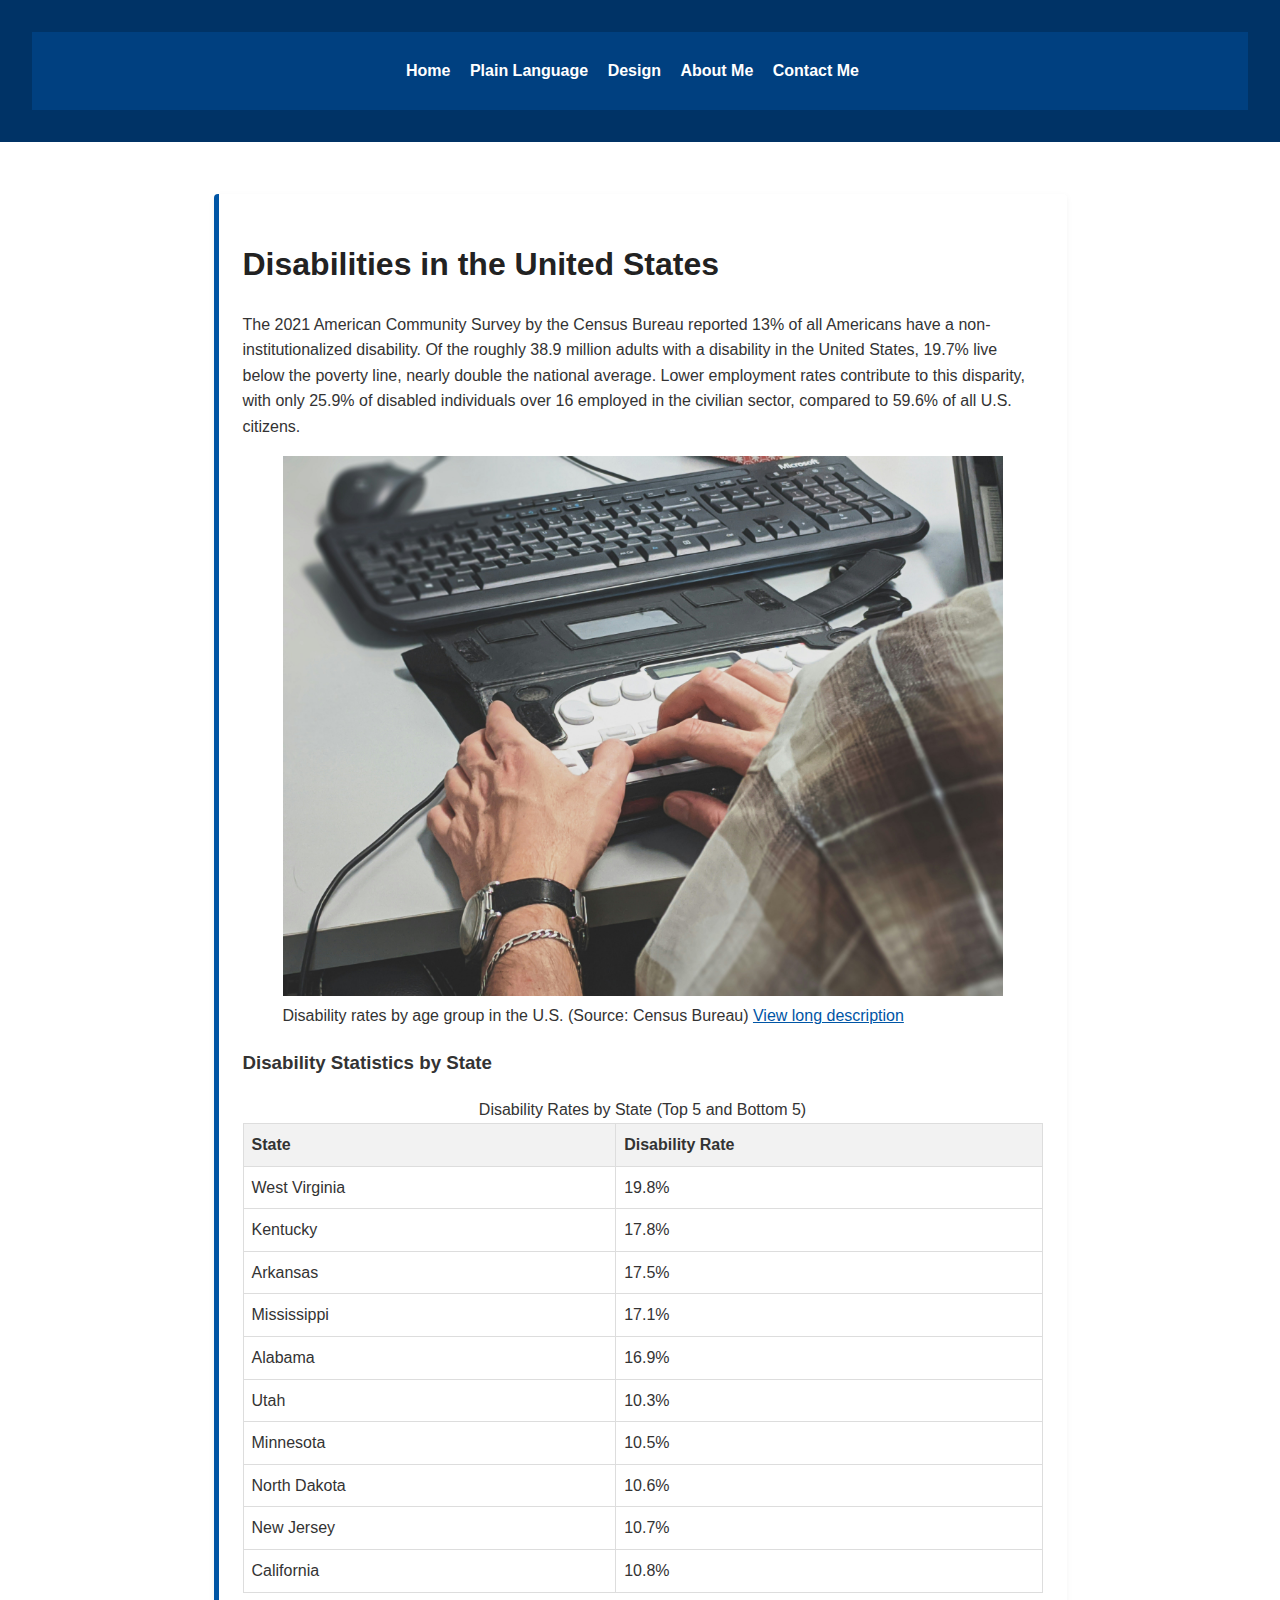
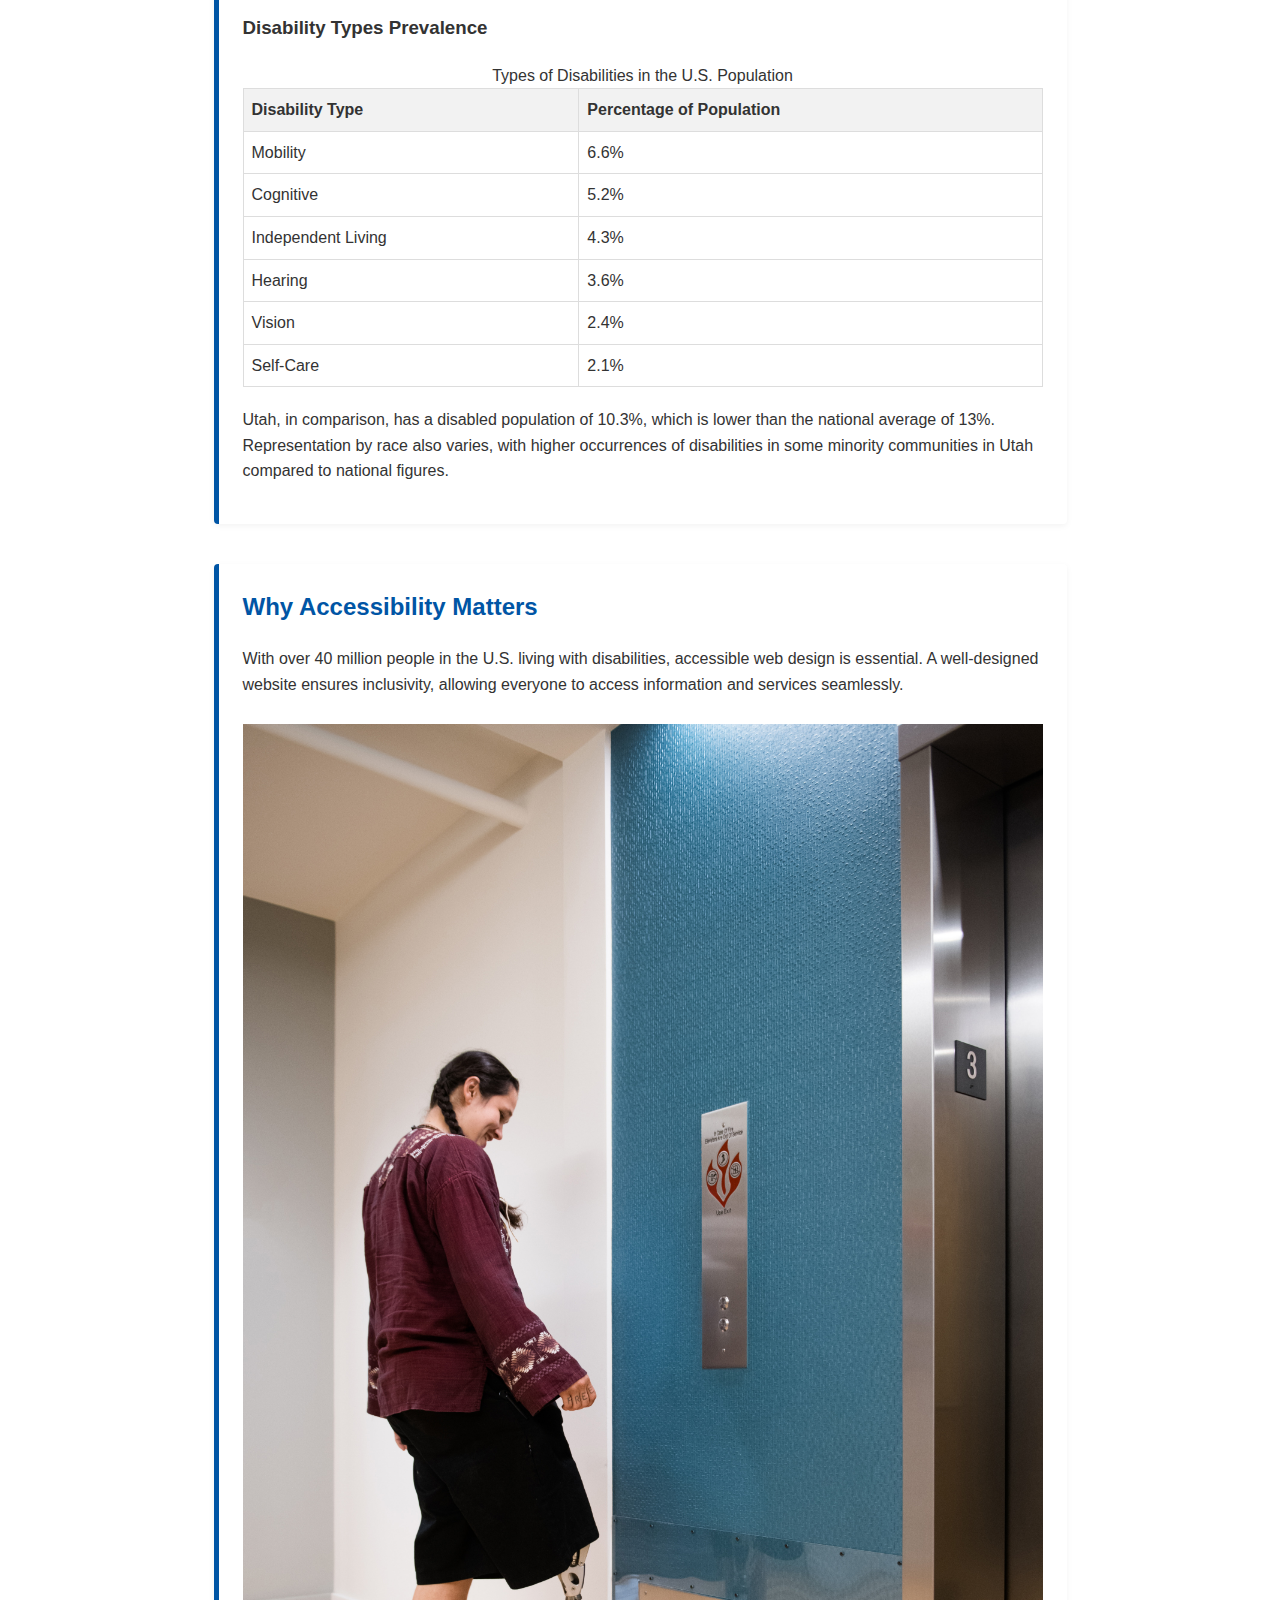
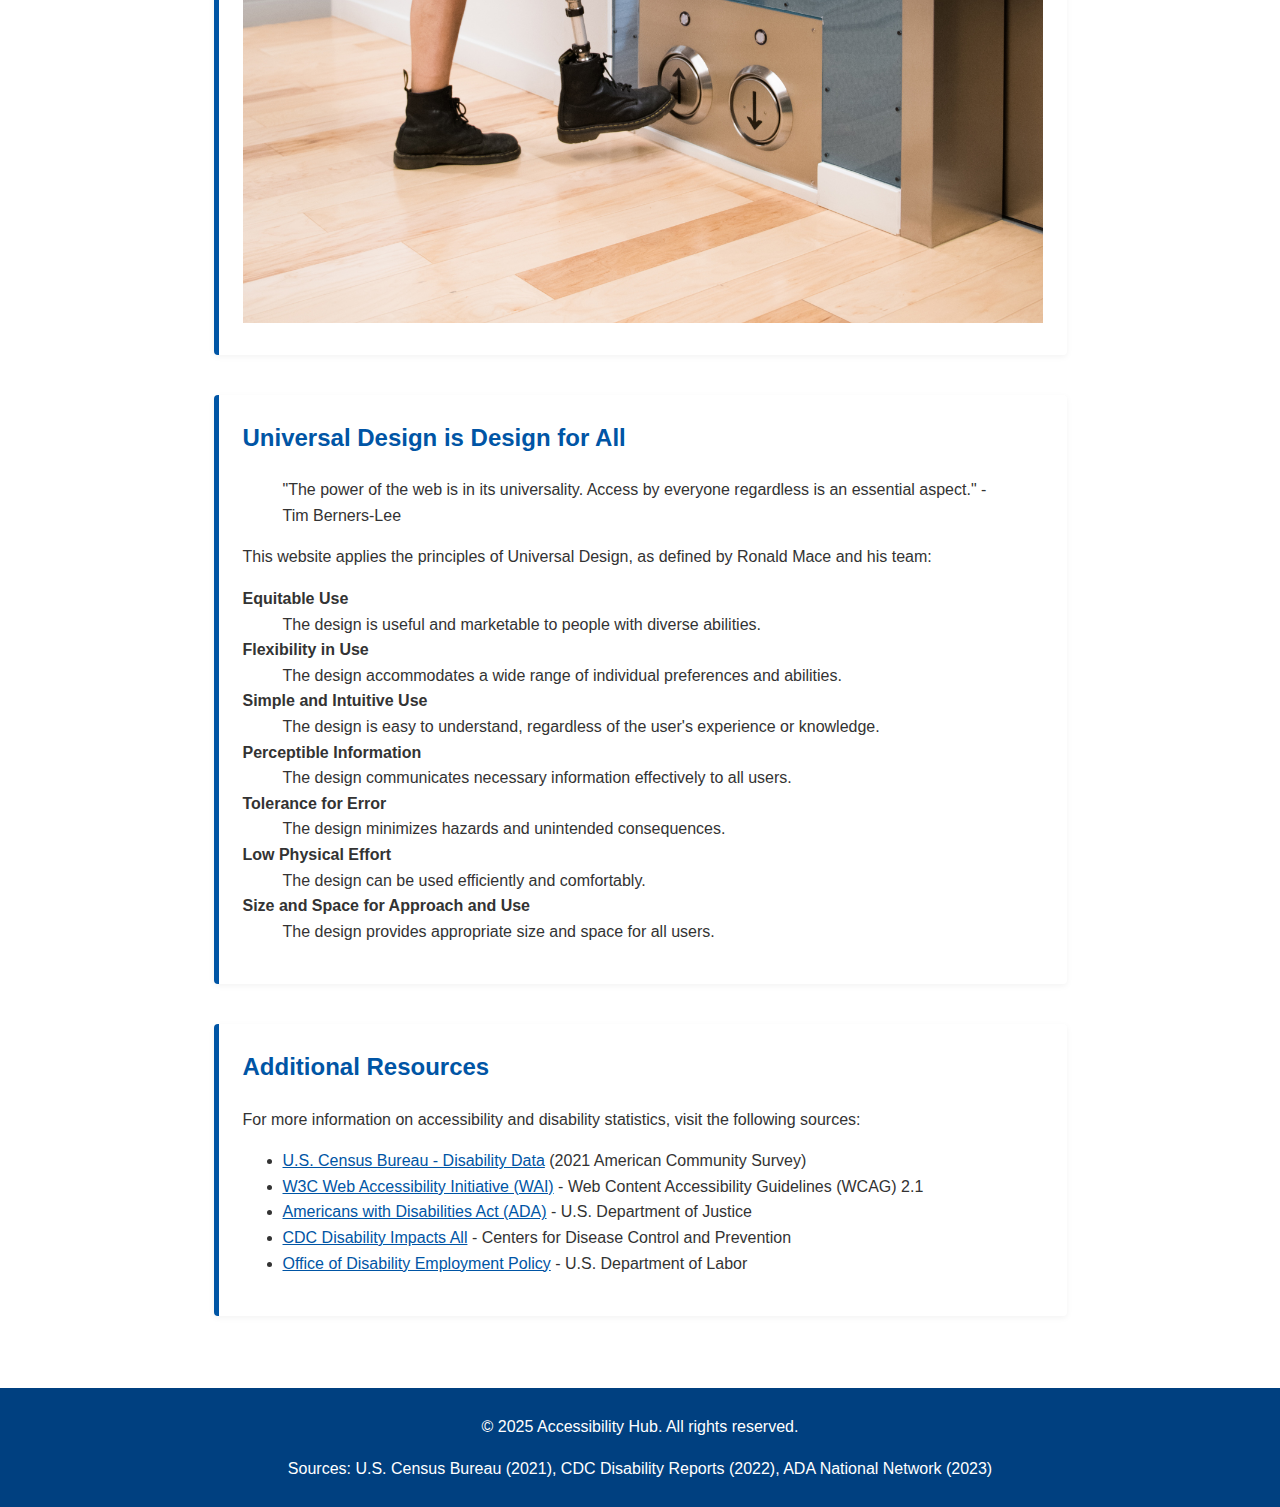
<file: index.html>
<!DOCTYPE html>
<html lang="en">

<head>
    <meta charset="UTF-8">
    <meta name="viewport" content="width=device-width, initial-scale=1.0">
    <title>Accessibility Hub - Home</title>
    <link rel="stylesheet" href="style.css">
</head>

<body>
    <header role="banner">
        <nav role="navigation" aria-label="Main Navigation">
            <ul>
                <li class="current-page"><a href="index.html" aria-current="page">Home</a></li>
                <li><a href="plain_language.html">Plain Language</a></li>
                <li><a href="Design.html">Design</a></li>
                <li><a href="about.html">About Me</a></li>
                <li><a href="contact.html">Contact Me</a></li>
            </ul>
        </nav>
    </header>

    <main role="main">
        <section aria-labelledby="disabilities">
            <h1 id="disabilities">Disabilities in the United States</h1>
            <p>The 2021 American Community Survey by the Census Bureau reported 13% of all Americans have a
                non-institutionalized disability. Of the roughly 38.9 million adults with a disability in the United
                States, 19.7% live below the poverty line, nearly double the national average. Lower employment rates
                contribute to this disparity, with only 25.9% of disabled individuals over 16 employed in the civilian
                sector, compared to 59.6% of all U.S. citizens.</p>

            <figure>
                <img src="images/Braille Display.jpg"
                    alt="Bar chart showing disability rates by age group in the U.S.">
                <figcaption>
                    Disability rates by age group in the U.S. (Source: Census Bureau)
                    <a href="long-description.html#disability-chart">View long description</a>
                </figcaption>
            </figure>

            <h3>Disability Statistics by State</h3>
            <table>
                <caption>Disability Rates by State (Top 5 and Bottom 5)</caption>
                <thead>
                    <tr>
                        <th>State</th>
                        <th>Disability Rate</th>
                    </tr>
                </thead>
                <tbody>
                    <tr>
                        <td>West Virginia</td>
                        <td>19.8%</td>
                    </tr>
                    <tr>
                        <td>Kentucky</td>
                        <td>17.8%</td>
                    </tr>
                    <tr>
                        <td>Arkansas</td>
                        <td>17.5%</td>
                    </tr>
                    <tr>
                        <td>Mississippi</td>
                        <td>17.1%</td>
                    </tr>
                    <tr>
                        <td>Alabama</td>
                        <td>16.9%</td>
                    </tr>
                    <tr>
                        <td>Utah</td>
                        <td>10.3%</td>
                    </tr>
                    <tr>
                        <td>Minnesota</td>
                        <td>10.5%</td>
                    </tr>
                    <tr>
                        <td>North Dakota</td>
                        <td>10.6%</td>
                    </tr>
                    <tr>
                        <td>New Jersey</td>
                        <td>10.7%</td>
                    </tr>
                    <tr>
                        <td>California</td>
                        <td>10.8%</td>
                    </tr>
                </tbody>
            </table>

            <h3>Disability Types Prevalence</h3>
            <table>
                <caption>Types of Disabilities in the U.S. Population</caption>
                <thead>
                    <tr>
                        <th>Disability Type</th>
                        <th>Percentage of Population</th>
                    </tr>
                </thead>
                <tbody>
                    <tr>
                        <td>Mobility</td>
                        <td>6.6%</td>
                    </tr>
                    <tr>
                        <td>Cognitive</td>
                        <td>5.2%</td>
                    </tr>
                    <tr>
                        <td>Independent Living</td>
                        <td>4.3%</td>
                    </tr>
                    <tr>
                        <td>Hearing</td>
                        <td>3.6%</td>
                    </tr>
                    <tr>
                        <td>Vision</td>
                        <td>2.4%</td>
                    </tr>
                    <tr>
                        <td>Self-Care</td>
                        <td>2.1%</td>
                    </tr>
                </tbody>
            </table>

            <p>Utah, in comparison, has a disabled population of 10.3%, which is lower than the national average of 13%.
                Representation by race also varies, with higher occurrences of disabilities in some minority communities
                in Utah compared to national figures.</p>
        </section>

        <section aria-labelledby="importance-accessibility">
            <h2 id="importance-accessibility">Why Accessibility Matters</h2>
            <p>With over 40 million people in the U.S. living with disabilities, accessible web design is essential. A
                well-designed website ensures inclusivity, allowing everyone to access information and services
                seamlessly.</p>
            <img src="images/Elevator Picture.jpg"
                alt="Illustration showing people communicating clearly with icons of speech bubbles, checklists, and simple text"
                style="max-width: 100%; height: auto; margin-top: 10px;" />
        </section>

        <section aria-labelledby="universal-design">
            <h2 id="universal-design">Universal Design is Design for All</h2>
            <blockquote>
                <p>"The power of the web is in its universality. Access by everyone regardless is an essential aspect."
                    - Tim Berners-Lee</p>
            </blockquote>
            <p>This website applies the principles of Universal Design, as defined by Ronald Mace and his team:</p>

            <dl>
                <dt><strong>Equitable Use</strong></dt>
                <dd>The design is useful and marketable to people with diverse abilities.</dd>

                <dt><strong>Flexibility in Use</strong></dt>
                <dd>The design accommodates a wide range of individual preferences and abilities.</dd>

                <dt><strong>Simple and Intuitive Use</strong></dt>
                <dd>The design is easy to understand, regardless of the user's experience or knowledge.</dd>

                <dt><strong>Perceptible Information</strong></dt>
                <dd>The design communicates necessary information effectively to all users.</dd>

                <dt><strong>Tolerance for Error</strong></dt>
                <dd>The design minimizes hazards and unintended consequences.</dd>

                <dt><strong>Low Physical Effort</strong></dt>
                <dd>The design can be used efficiently and comfortably.</dd>

                <dt><strong>Size and Space for Approach and Use</strong></dt>
                <dd>The design provides appropriate size and space for all users.</dd>
            </dl>
        </section>

        <section aria-labelledby="resources">
            <h2 id="resources">Additional Resources</h2>
            <p>For more information on accessibility and disability statistics, visit the following sources:</p>
            <ul>
                <li><a href="https://data.census.gov/cedsci/">U.S. Census Bureau - Disability Data</a> (2021 American
                    Community Survey)</li>
                <li><a href="https://www.w3.org/WAI/">W3C Web Accessibility Initiative (WAI)</a> - Web Content
                    Accessibility Guidelines (WCAG) 2.1</li>
                <li><a href="https://www.ada.gov/">Americans with Disabilities Act (ADA)</a> - U.S. Department of
                    Justice</li>
                <li><a href="https://www.cdc.gov/ncbddd/disabilityandhealth/infographic-disability-impacts-all.html">CDC
                        Disability Impacts All</a> - Centers for Disease Control and Prevention</li>
                <li><a href="https://www.dol.gov/agencies/odep">Office of Disability Employment Policy</a> - U.S.
                    Department of Labor</li>
            </ul>
        </section>
    </main>

    <footer role="contentinfo">
        <p>&copy; 2025 Accessibility Hub. All rights reserved.</p>
        <p>Sources: U.S. Census Bureau (2021), CDC Disability Reports (2022), ADA National Network (2023)</p>
    </footer>
</body>

</html>
</file>
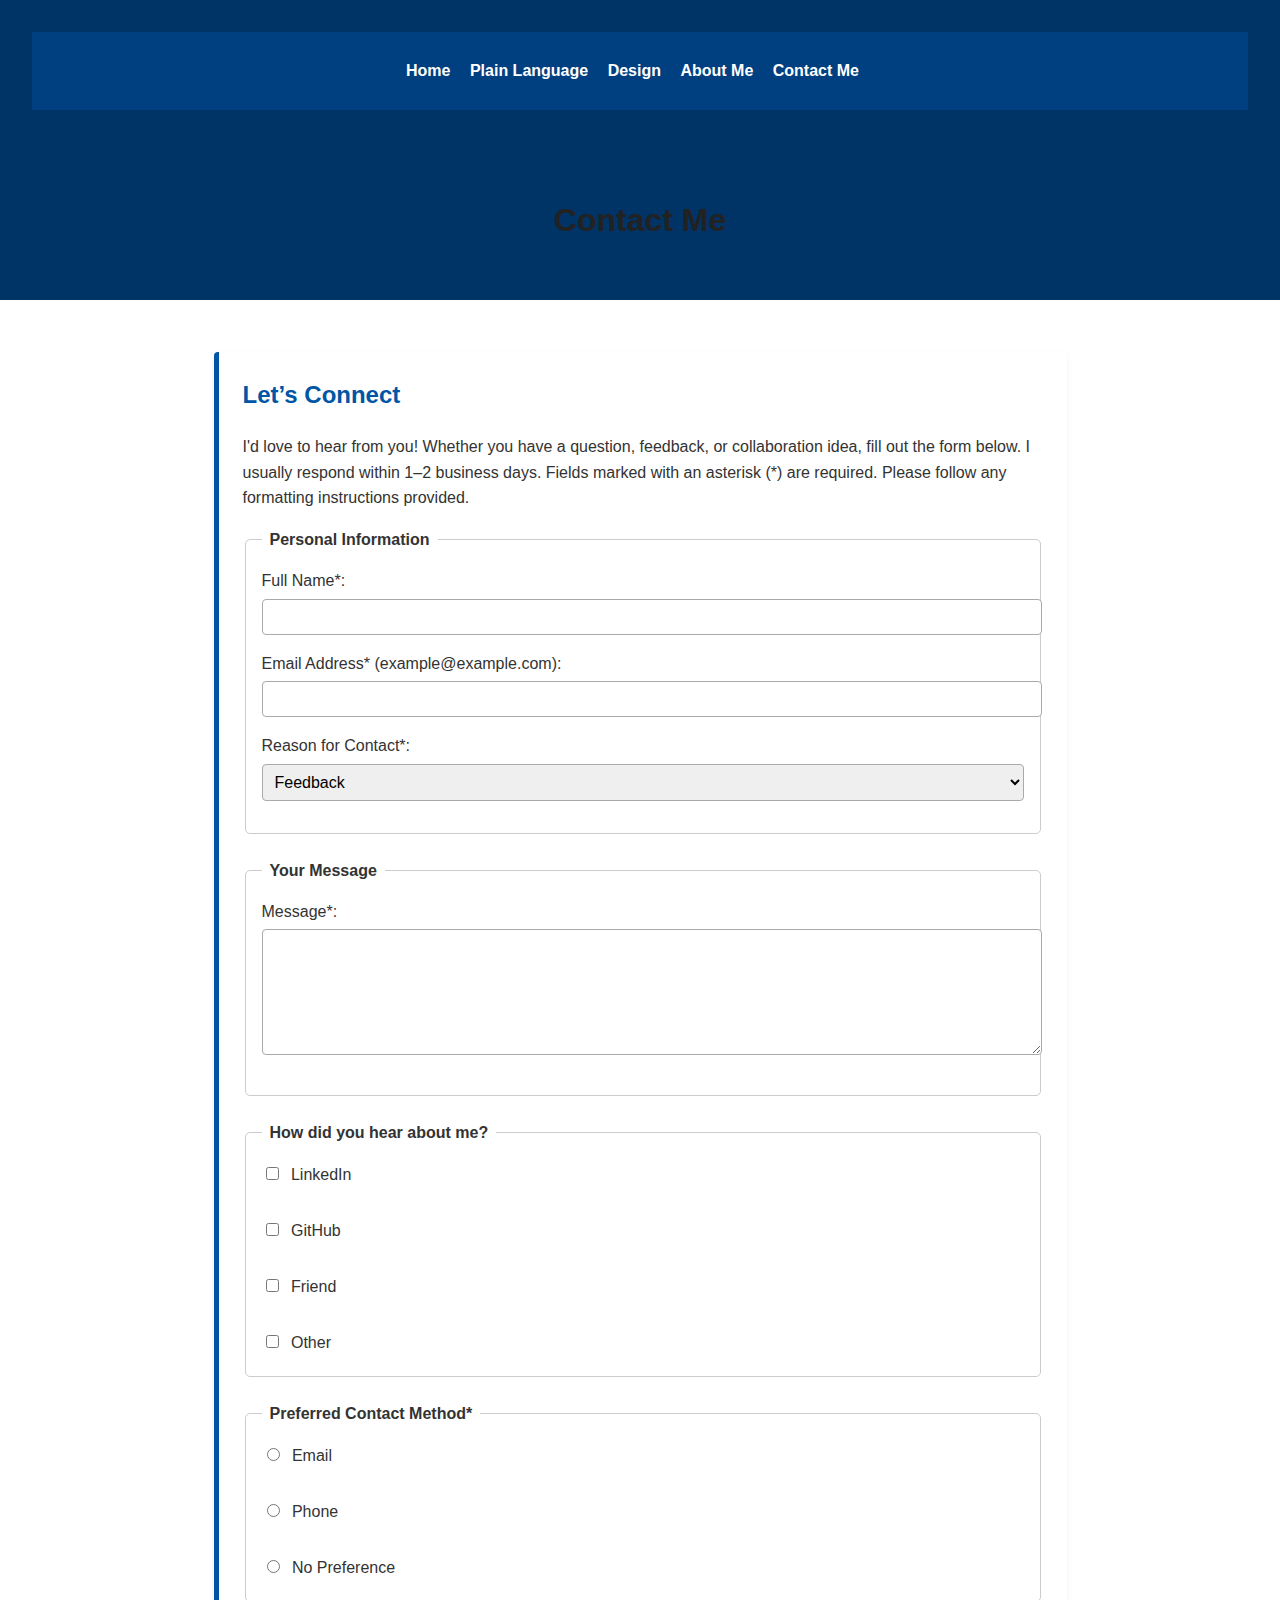
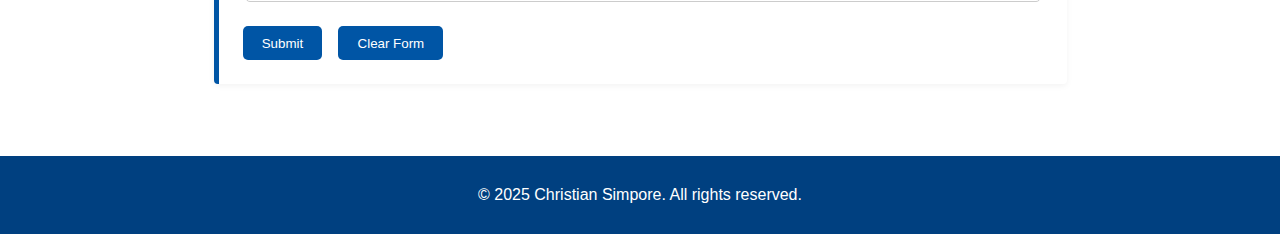
<file: contact.html>
<!DOCTYPE html>
<html lang="en">

<head>
    <meta charset="UTF-8" />
    <meta name="viewport" content="width=device-width, initial-scale=1.0" />
    <title>Contact Me</title>
    <link rel="stylesheet" href="style.css" />
</head>

<body>
    <header role="banner">
        <nav role="navigation" aria-label="Main Navigation">
            <ul>
                <li><a href="index.html">Home</a></li>
                <li><a href="plain_language.html">Plain Language</a></li>
                <li><a href="#">Design</a></li>
                <li><a href="about.html">About Me</a></li>
                <li><a href="contact.html">Contact Me</a></li>
            </ul>
        </nav>
    </header>

    <header>
        <h1>Contact Me</h1>
    </header>

    <main>
        <section>
            <h2>Let’s Connect</h2>
            <p>
                I'd love to hear from you! Whether you have a question, feedback, or collaboration idea, fill out the
                form below.
                I usually respond within 1–2 business days. Fields marked with an asterisk (*) are required. Please
                follow any formatting instructions provided.
            </p>

            <form action="#" method="post" novalidate>
              
                <fieldset>
                    <legend>Personal Information</legend>

                    <label for="name">Full Name*:</label>
                    <input type="text" id="name" name="name" required />

                    <label for="email">Email Address* (example@example.com):</label>
                    <input type="email" id="email" name="email" required />

                    <label for="contact-reason">Reason for Contact*:</label>
                    <select id="contact-reason" name="reason" required>
                        <option value="">-- Please select --</option>
                        <option value="collaboration">Collaboration</option>
                        <option value="question">General Question</option>
                        <option value="feedback" selected>Feedback</option>
                    </select>
                </fieldset>

         
                <fieldset>
                    <legend>Your Message</legend>

                    <label for="message">Message*:</label>
                    <textarea id="message" name="message" rows="6" required></textarea>
                </fieldset>

                
                <fieldset>
                    <legend>How did you hear about me?</legend>

                    <label><input type="checkbox" name="source" value="linkedin" /> LinkedIn</label><br />
                    <label><input type="checkbox" name="source" value="github" /> GitHub</label><br />
                    <label><input type="checkbox" name="source" value="friend" /> Friend</label><br />
                    <label><input type="checkbox" name="source" value="other" /> Other</label>
                </fieldset>

                <!-- Radio Button Question -->
                <fieldset>
                    <legend>Preferred Contact Method*</legend>

                    <label><input type="radio" name="contact-method" value="email" required /> Email</label><br />
                    <label><input type="radio" name="contact-method" value="phone" required /> Phone</label><br />
                    <label><input type="radio" name="contact-method" value="none" required /> No Preference</label>
                </fieldset>

                <!-- Submit Buttons -->
                <div class="form-buttons">
                    <button type="submit">Submit</button>
                    <button type="reset">Clear Form</button>
                </div>
            </form>
        </section>
    </main>

    <footer>
        <p>&copy; 2025 Christian Simpore. All rights reserved.</p>
    </footer>
</body>

</html>
</file>
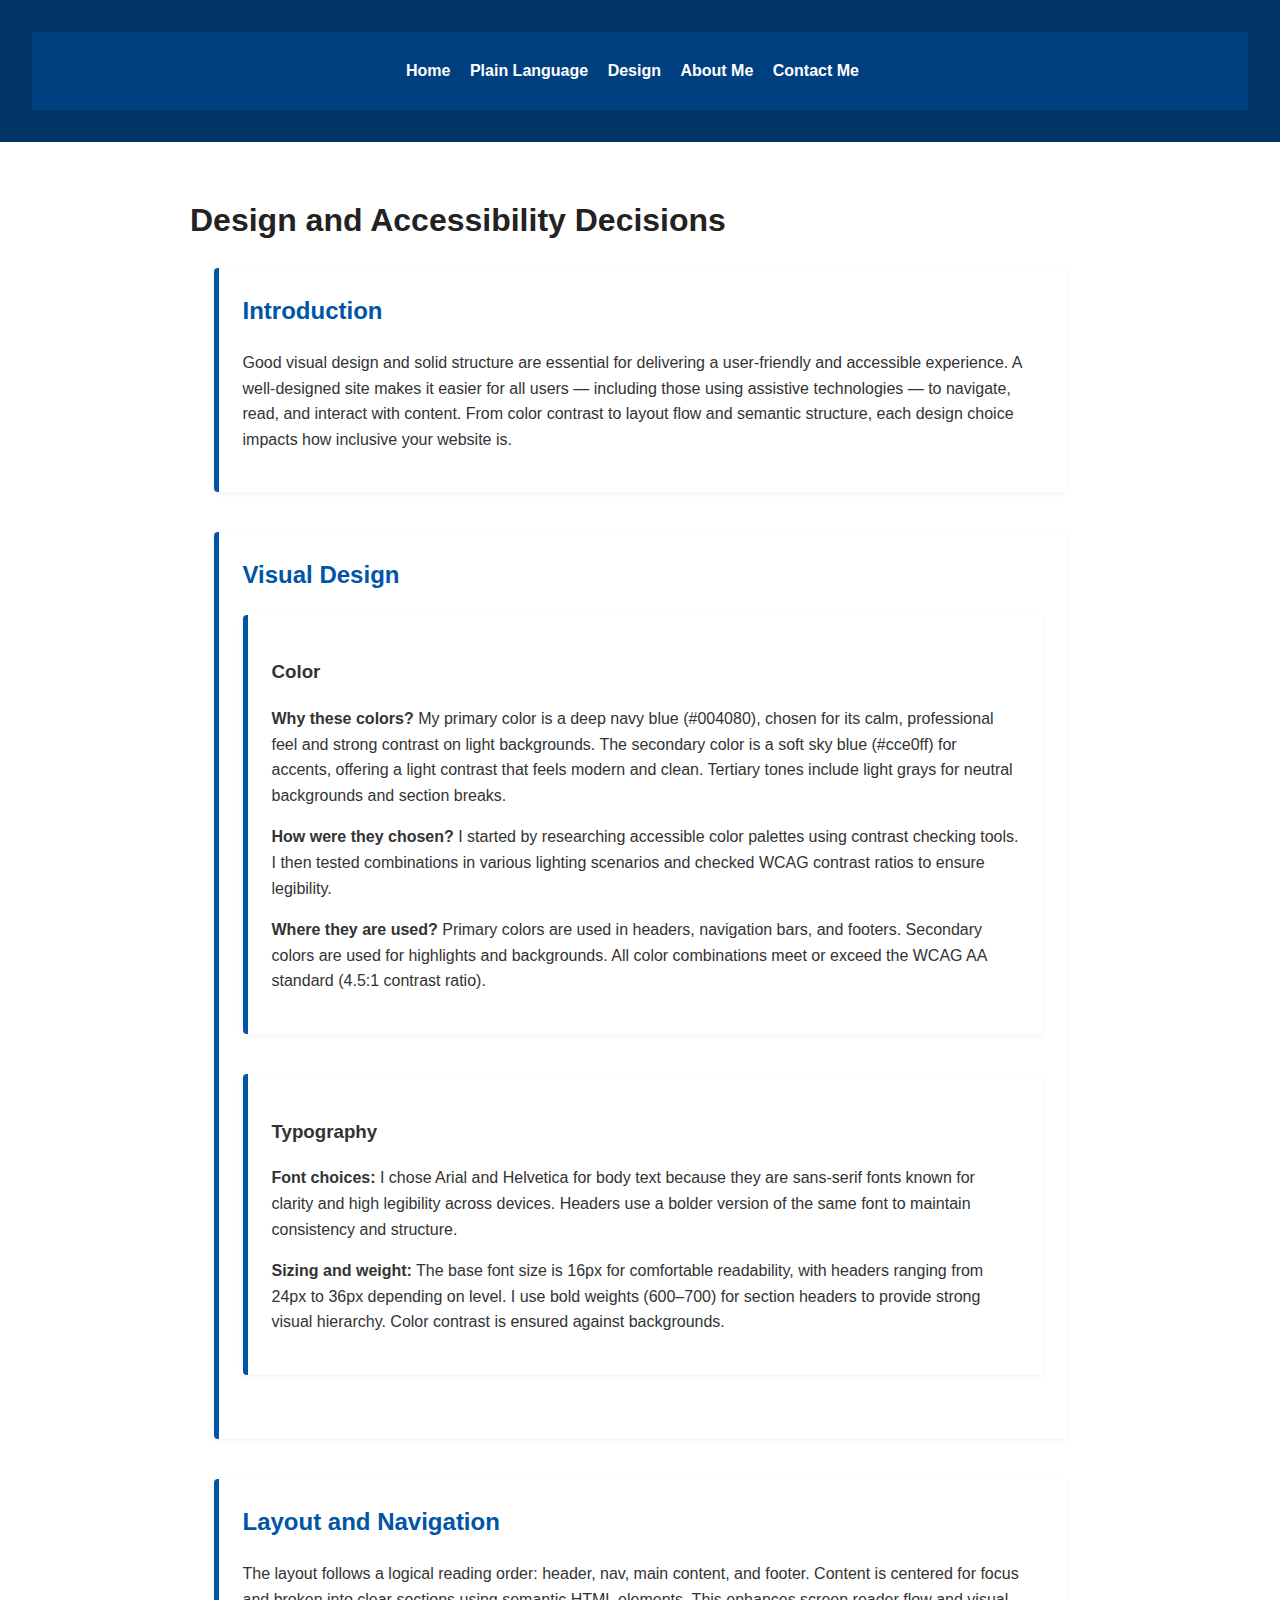
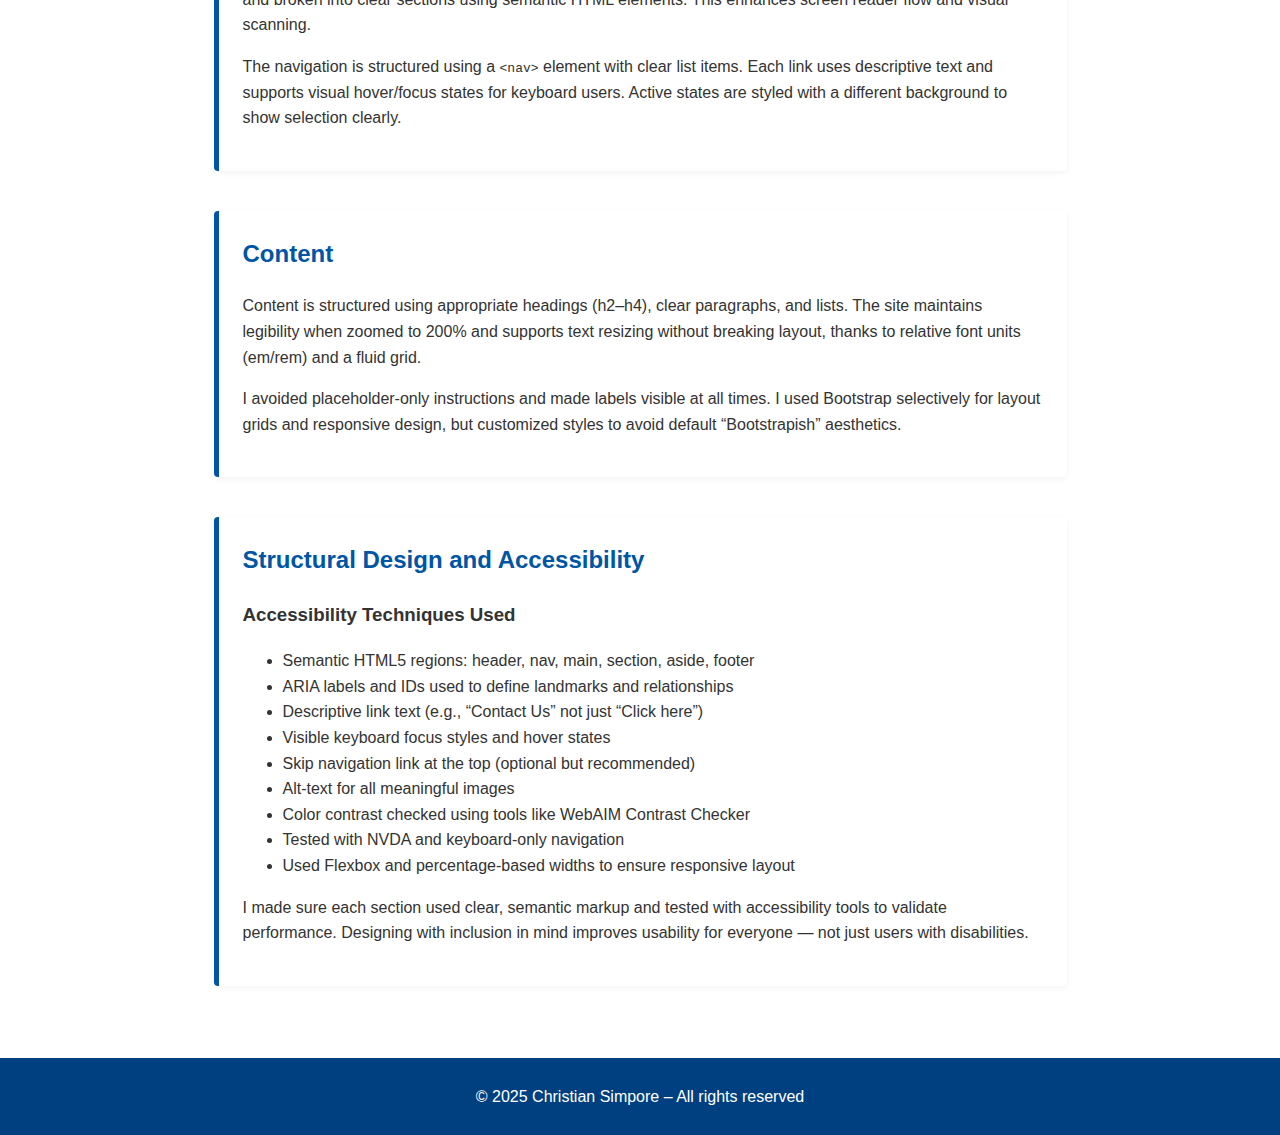
<file: Design.html>
<!DOCTYPE html>
<html lang="en">

<head>
    <meta charset="UTF-8" />
    <meta name="viewport" content="width=device-width, initial-scale=1.0" />
    <title>Design and Accessibility Decisions</title>
    <link rel="stylesheet" href="style.css" />
</head>

<body>
    <header role="banner">
        <nav role="navigation" aria-label="Main Navigation">
            <ul>
                <li><a href="index.html">Home</a></li>
                <li><a href="plain_language.html">Plain Language</a></li>
                <li><a href="Design.html">Design</a></li>
                <li><a href="about.html">About Me</a></li>
                <li><a href="contact.html">Contact Me</a></li>
            </ul>
        </nav>
    </header>

    <main>
        <h1>Design and Accessibility Decisions</h1>
        <section aria-labelledby="intro-heading">
            <h2 id="intro-heading">Introduction</h2>
            <p>Good visual design and solid structure are essential for delivering a user-friendly and accessible
                experience. A well-designed site makes it easier for all users — including those using assistive
                technologies — to navigate, read, and interact with content. From color contrast to layout flow and
                semantic structure, each design choice impacts how inclusive your website is.</p>
        </section>

        <section aria-labelledby="visual-heading">
            <h2 id="visual-heading">Visual Design</h2>

            <section aria-labelledby="color-heading">
                <h3 id="color-heading">Color</h3>
                <p><strong>Why these colors?</strong> My primary color is a deep navy blue (#004080), chosen for its
                    calm, professional feel and strong contrast on light backgrounds. The secondary color is a soft sky
                    blue (#cce0ff) for accents, offering a light contrast that feels modern and clean. Tertiary tones
                    include light grays for neutral backgrounds and section breaks.</p>
                <p><strong>How were they chosen?</strong> I started by researching accessible color palettes using
                    contrast checking tools. I then tested combinations in various lighting scenarios and checked WCAG
                    contrast ratios to ensure legibility.</p>
                <p><strong>Where they are used?</strong> Primary colors are used in headers, navigation bars, and
                    footers. Secondary colors are used for highlights and backgrounds. All color combinations meet or
                    exceed the WCAG AA standard (4.5:1 contrast ratio).</p>
            </section>

            <section aria-labelledby="typography-heading">
                <h3 id="typography-heading">Typography</h3>
                <p><strong>Font choices:</strong> I chose Arial and Helvetica for body text because they are sans-serif
                    fonts known for clarity and high legibility across devices. Headers use a bolder version of the same
                    font to maintain consistency and structure.</p>
                <p><strong>Sizing and weight:</strong> The base font size is 16px for comfortable readability, with
                    headers ranging from 24px to 36px depending on level. I use bold weights (600–700) for section
                    headers to provide strong visual hierarchy. Color contrast is ensured against backgrounds.</p>
            </section>
        </section>

        <section aria-labelledby="layout-heading">
            <h2 id="layout-heading">Layout and Navigation</h2>
            <p>The layout follows a logical reading order: header, nav, main content, and footer. Content is centered
                for focus and broken into clear sections using semantic HTML elements. This enhances screen reader flow
                and visual scanning.</p>
            <p>The navigation is structured using a <code>&lt;nav&gt;</code> element with clear list items. Each link
                uses descriptive text and supports visual hover/focus states for keyboard users. Active states are
                styled with a different background to show selection clearly.</p>
        </section>

        <section aria-labelledby="content-heading">
            <h2 id="content-heading">Content</h2>
            <p>Content is structured using appropriate headings (h2–h4), clear paragraphs, and lists. The site maintains
                legibility when zoomed to 200% and supports text resizing without breaking layout, thanks to relative
                font units (em/rem) and a fluid grid.</p>
            <p>I avoided placeholder-only instructions and made labels visible at all times. I used Bootstrap
                selectively for layout grids and responsive design, but customized styles to avoid default
                “Bootstrapish” aesthetics.</p>
        </section>

        <section aria-labelledby="structure-heading">
            <h2 id="structure-heading">Structural Design and Accessibility</h2>

            <aside>
                <h3>Accessibility Techniques Used</h3>
                <ul>
                    <li>Semantic HTML5 regions: header, nav, main, section, aside, footer</li>
                    <li>ARIA labels and IDs used to define landmarks and relationships</li>
                    <li>Descriptive link text (e.g., “Contact Us” not just “Click here”)</li>
                    <li>Visible keyboard focus styles and hover states</li>
                    <li>Skip navigation link at the top (optional but recommended)</li>
                    <li>Alt-text for all meaningful images</li>
                    <li>Color contrast checked using tools like WebAIM Contrast Checker</li>
                    <li>Tested with NVDA and keyboard-only navigation</li>
                    <li>Used Flexbox and percentage-based widths to ensure responsive layout</li>
                </ul>
            </aside>

            <p>I made sure each section used clear, semantic markup and tested with accessibility tools to validate
                performance. Designing with inclusion in mind improves usability for everyone — not just users with
                disabilities.</p>
        </section>
    </main>

    <footer>
        <p>&copy; 2025 Christian Simpore – All rights reserved</p>
    </footer>
</body>

</html>
</file>
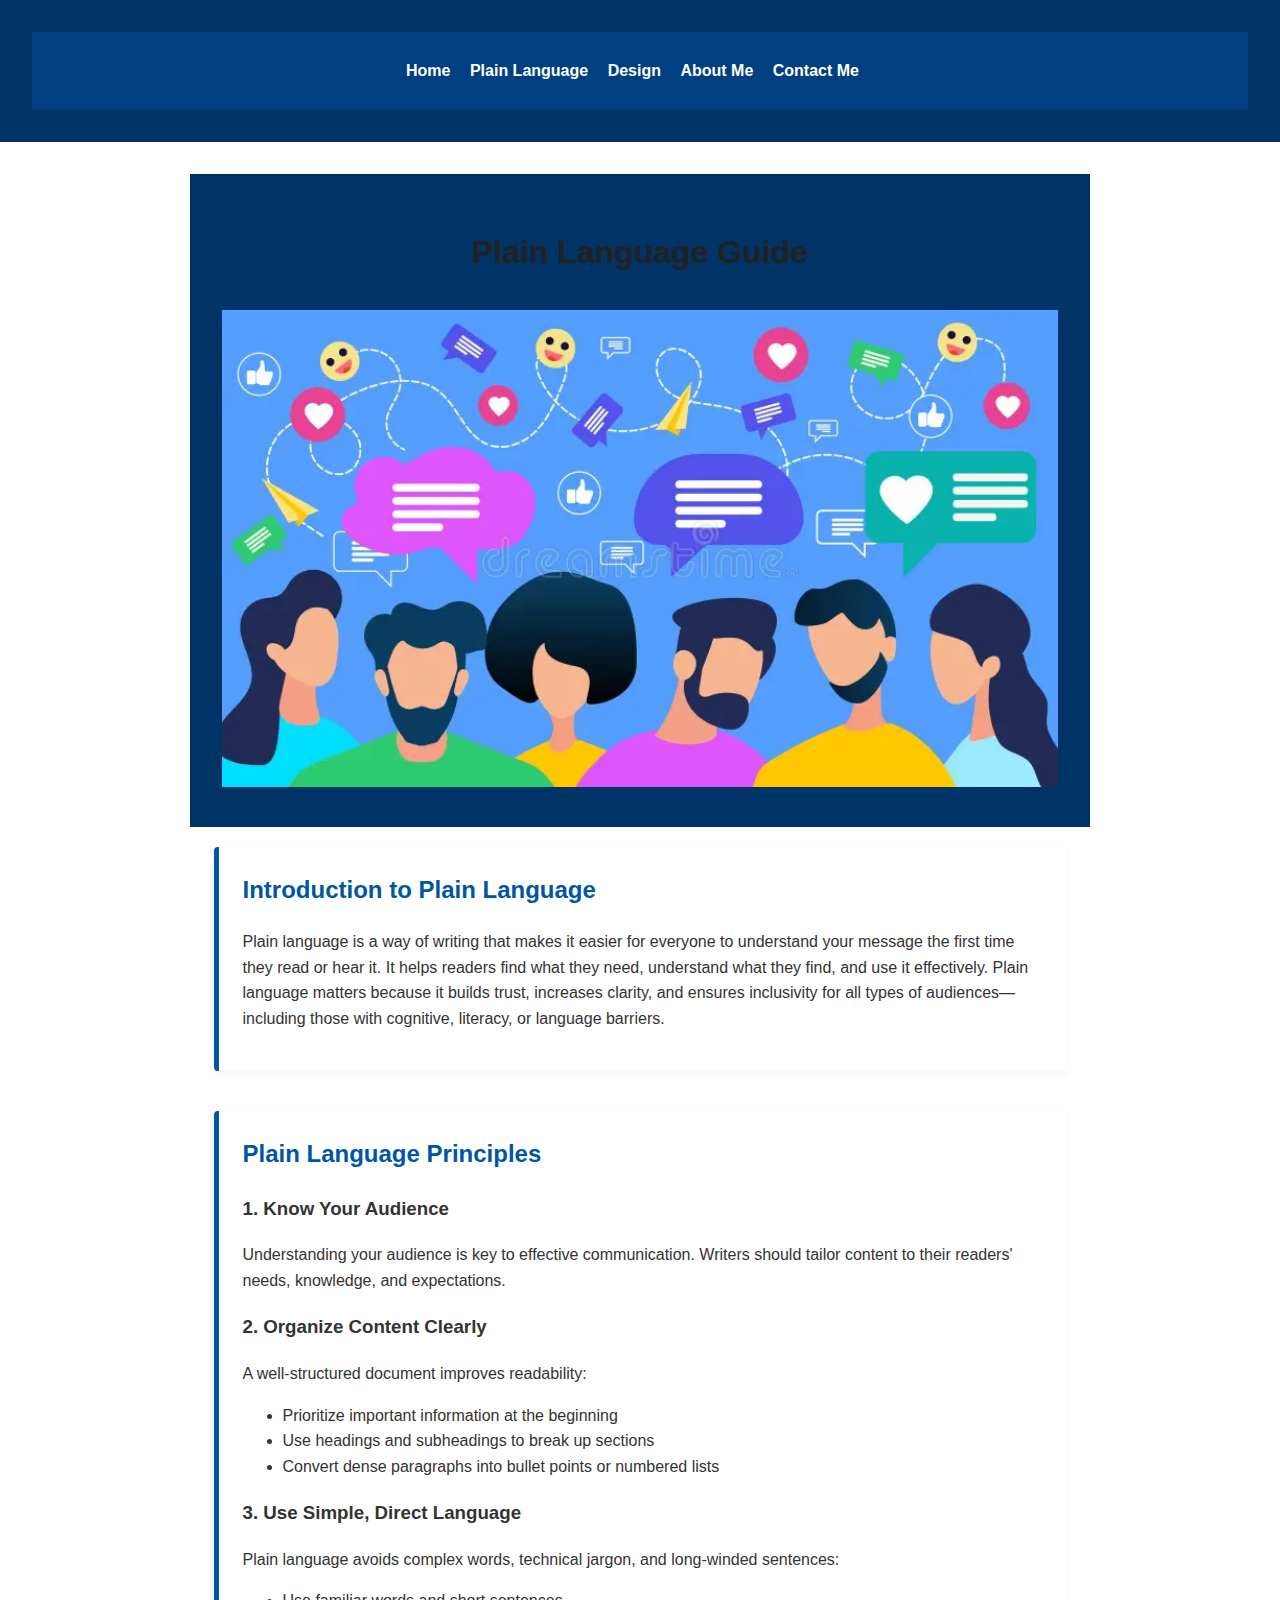
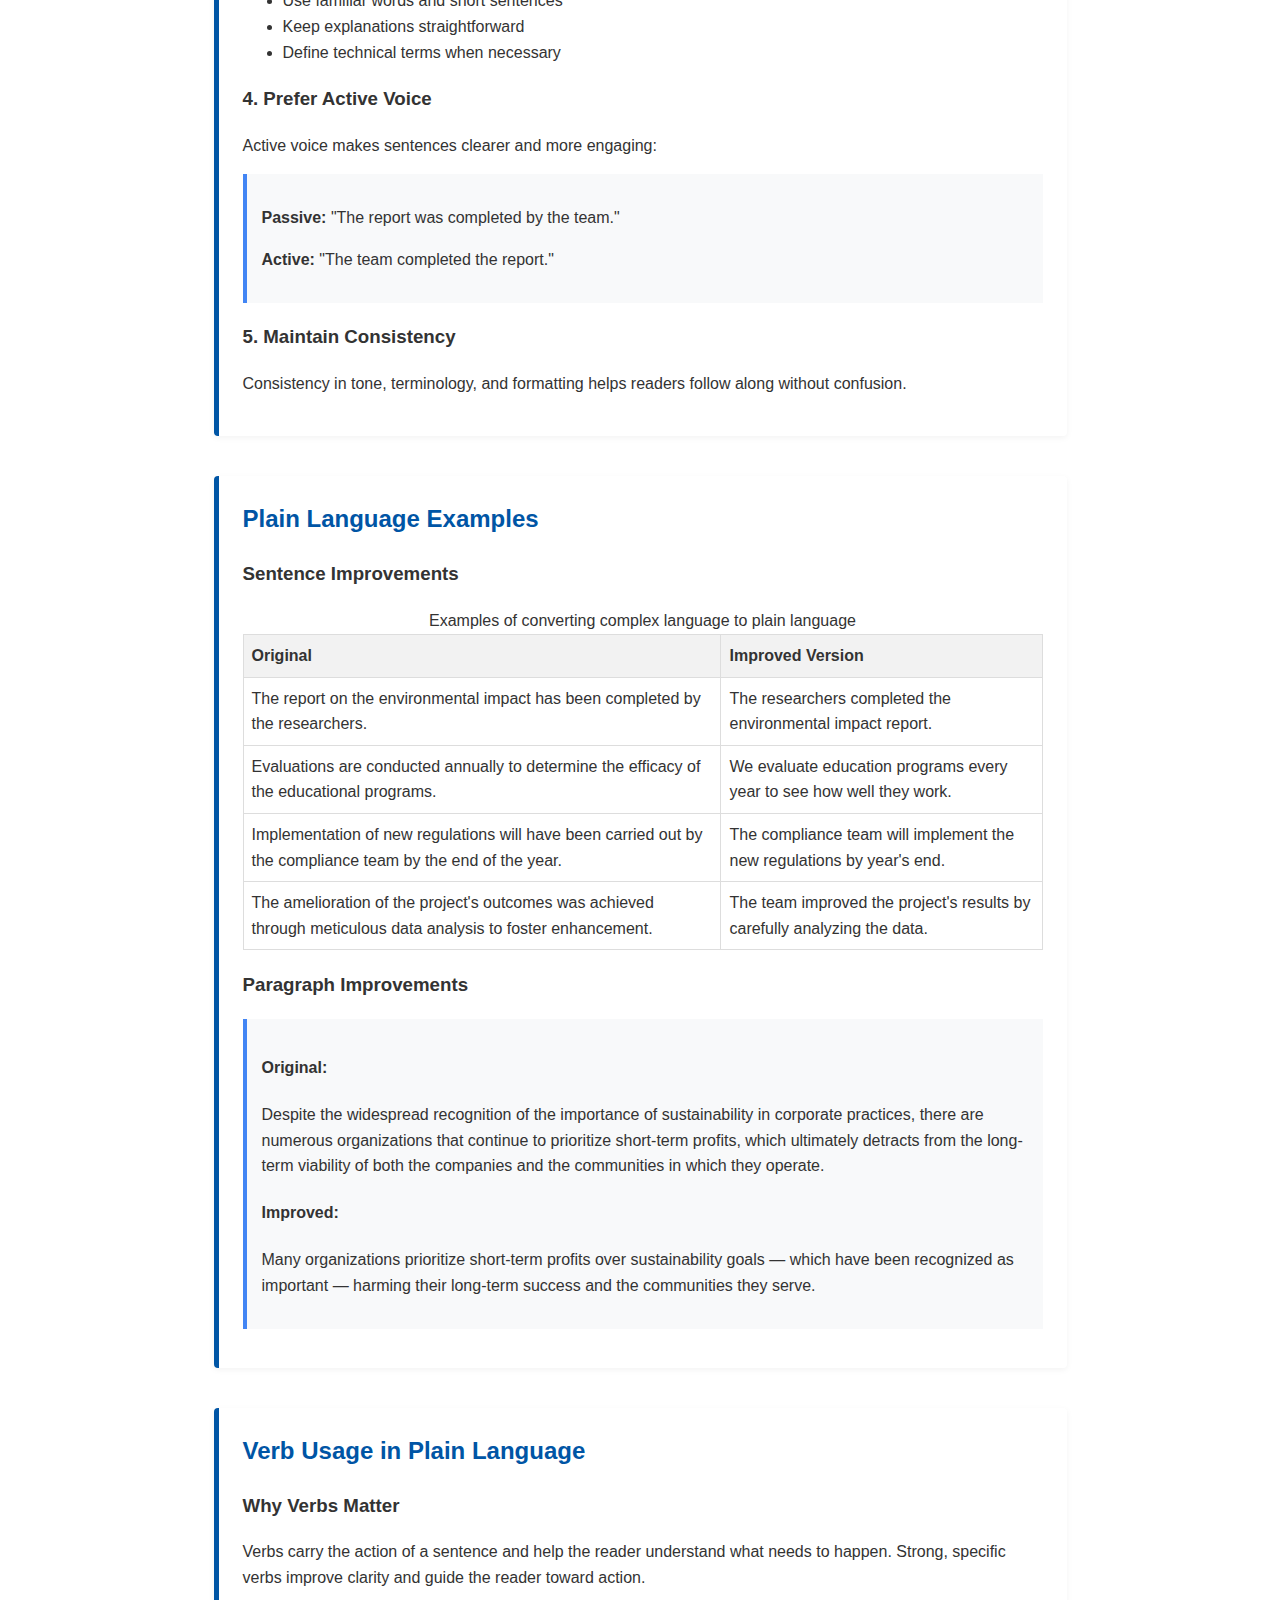
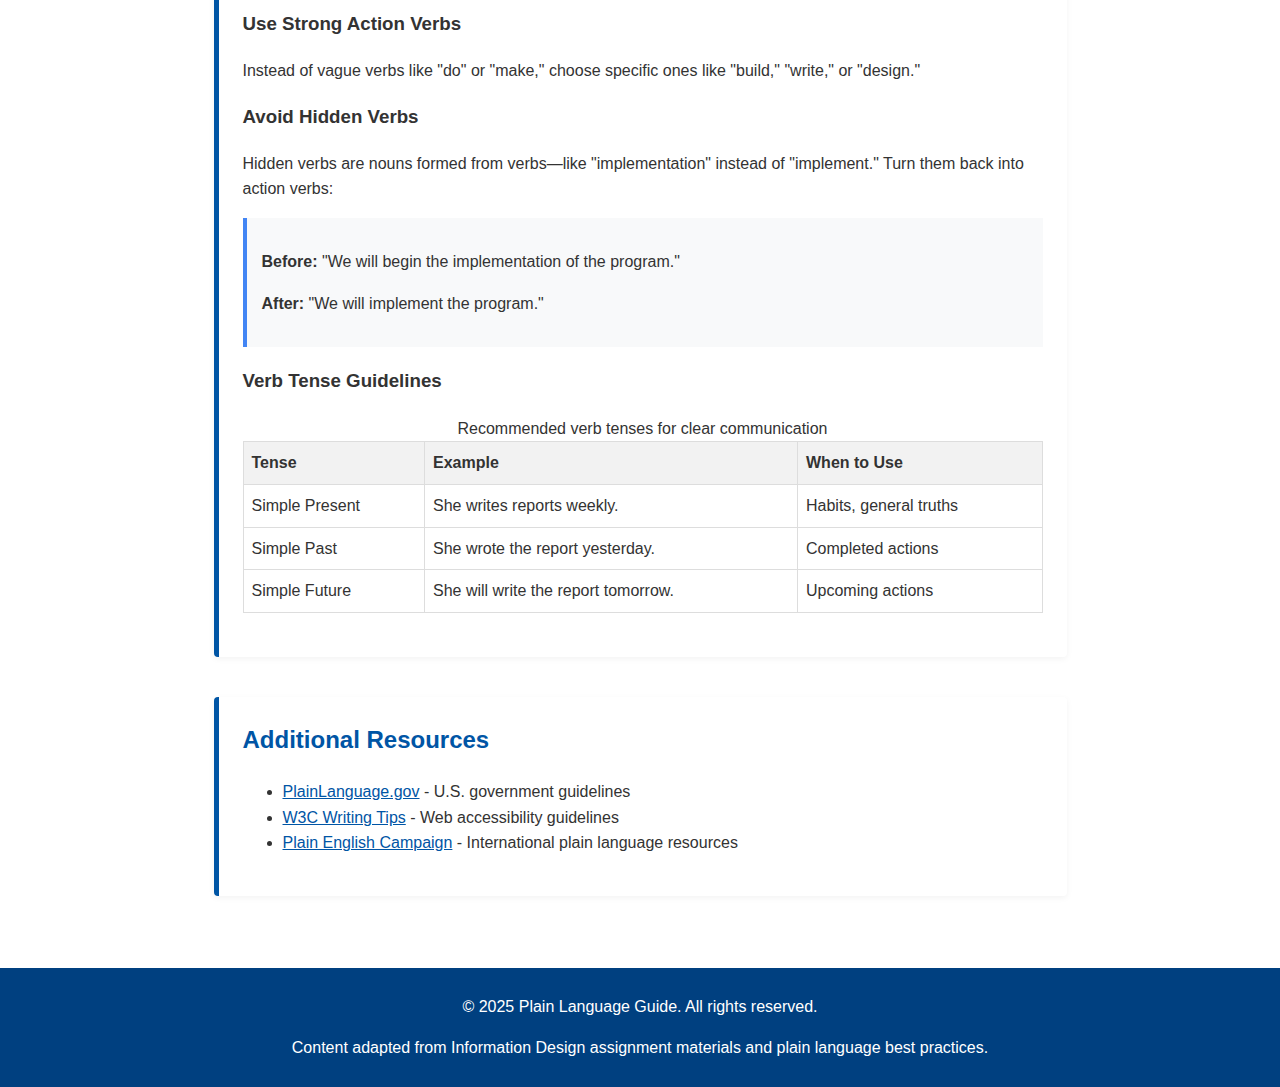
<file: plain_language.html>
<!DOCTYPE html>
<html lang="en">

<head>
    <meta charset="UTF-8" />
    <meta name="viewport" content="width=device-width, initial-scale=1.0" />
    <title>Plain Language Guide</title>
    <link rel="stylesheet" href="style.css" />
   
</head>

<body>
    <header role="banner">
        <nav role="navigation" aria-label="Main Navigation">
            <ul>
                <li><a href="index.html">Home</a></li>
                <li class="current-page"><a href="plain_language.html" aria-current="page">Plain Language</a></li>
                <li><a href="Design.html">Design</a></li>
                <li><a href="about.html">About Me</a></li>
                <li><a href="contact.html">Contact Me</a></li>
            </ul>
        </nav>
    </header>

    <main role="main">
        <header>
            <h1>Plain Language Guide</h1>
            <img src="images/communicating.webp"
                alt="Illustration showing people communicating clearly with icons of speech bubbles, checklists, and simple text"
                style="max-width: 100%; height: auto; margin-top: 10px;" />
        </header>

        <section aria-labelledby="intro-plain-language">
            <h2 id="intro-plain-language">Introduction to Plain Language</h2>
            <p>
                Plain language is a way of writing that makes it easier for everyone to understand your message the
                first time they read or hear it. It helps readers find what they need, understand what they find, and
                use it effectively.
                Plain language matters because it builds trust, increases clarity, and ensures inclusivity for all types
                of
                audiences—including those with cognitive, literacy, or language barriers.
            </p>
        </section>

        <section aria-labelledby="principles">
            <h2 id="principles">Plain Language Principles</h2>

            <h3>1. Know Your Audience</h3>
            <p>Understanding your audience is key to effective communication. Writers should tailor content to their
                readers' needs, knowledge, and expectations.</p>

            <h3>2. Organize Content Clearly</h3>
            <p>A well-structured document improves readability:</p>
            <ul>
                <li>Prioritize important information at the beginning</li>
                <li>Use headings and subheadings to break up sections</li>
                <li>Convert dense paragraphs into bullet points or numbered lists</li>
            </ul>

            <h3>3. Use Simple, Direct Language</h3>
            <p>Plain language avoids complex words, technical jargon, and long-winded sentences:</p>
            <ul>
                <li>Use familiar words and short sentences</li>
                <li>Keep explanations straightforward</li>
                <li>Define technical terms when necessary</li>
            </ul>

            <h3>4. Prefer Active Voice</h3>
            <p>Active voice makes sentences clearer and more engaging:</p>
            <div class="example">
                <p><strong>Passive:</strong> "The report was completed by the team."</p>
                <p><strong>Active:</strong> "The team completed the report."</p>
            </div>

            <h3>5. Maintain Consistency</h3>
            <p>Consistency in tone, terminology, and formatting helps readers follow along without confusion.</p>
        </section>

        <section aria-labelledby="examples">
            <h2 id="examples">Plain Language Examples</h2>

            <h3>Sentence Improvements</h3>
            <table>
                <caption>Examples of converting complex language to plain language</caption>
                <thead>
                    <tr>
                        <th>Original</th>
                        <th>Improved Version</th>
                    </tr>
                </thead>
                <tbody>
                    <tr>
                        <td>The report on the environmental impact has been completed by the researchers.</td>
                        <td>The researchers completed the environmental impact report.</td>
                    </tr>
                    <tr>
                        <td>Evaluations are conducted annually to determine the efficacy of the educational programs.
                        </td>
                        <td>We evaluate education programs every year to see how well they work.</td>
                    </tr>
                    <tr>
                        <td>Implementation of new regulations will have been carried out by the compliance team by the
                            end of the year.</td>
                        <td>The compliance team will implement the new regulations by year's end.</td>
                    </tr>
                    <tr>
                        <td>The amelioration of the project's outcomes was achieved through meticulous data analysis to
                            foster enhancement.</td>
                        <td>The team improved the project's results by carefully analyzing the data.</td>
                    </tr>
                </tbody>
            </table>

            <h3>Paragraph Improvements</h3>
            <div class="example">
                <h4>Original:</h4>
                <p>Despite the widespread recognition of the importance of sustainability in corporate practices, there
                    are numerous organizations that continue to prioritize short-term profits, which ultimately detracts
                    from the long-term viability of both the companies and the communities in which they operate.</p>

                <h4>Improved:</h4>
                <p>Many organizations prioritize short-term profits over sustainability goals — which have been
                    recognized as important — harming their long-term success and the communities they serve.</p>
            </div>
        </section>

        <section aria-labelledby="verbs">
            <h2 id="verbs">Verb Usage in Plain Language</h2>

            <h3>Why Verbs Matter</h3>
            <p>Verbs carry the action of a sentence and help the reader understand what needs to happen. Strong,
                specific verbs improve clarity and guide the reader toward action.</p>

            <h3>Use Strong Action Verbs</h3>
            <p>Instead of vague verbs like "do" or "make," choose specific ones like "build," "write," or "design."</p>

            <h3>Avoid Hidden Verbs</h3>
            <p>Hidden verbs are nouns formed from verbs—like "implementation" instead of "implement." Turn them back
                into action verbs:</p>
            <div class="example">
                <p><strong>Before:</strong> "We will begin the implementation of the program."</p>
                <p><strong>After:</strong> "We will implement the program."</p>
            </div>

            <h3>Verb Tense Guidelines</h3>
            <table>
                <caption>Recommended verb tenses for clear communication</caption>
                <thead>
                    <tr>
                        <th>Tense</th>
                        <th>Example</th>
                        <th>When to Use</th>
                    </tr>
                </thead>
                <tbody>
                    <tr>
                        <td>Simple Present</td>
                        <td>She writes reports weekly.</td>
                        <td>Habits, general truths</td>
                    </tr>
                    <tr>
                        <td>Simple Past</td>
                        <td>She wrote the report yesterday.</td>
                        <td>Completed actions</td>
                    </tr>
                    <tr>
                        <td>Simple Future</td>
                        <td>She will write the report tomorrow.</td>
                        <td>Upcoming actions</td>
                    </tr>
                </tbody>
            </table>
        </section>

        <section aria-labelledby="resources">
            <h2 id="resources">Additional Resources</h2>
            <ul>
                <li><a href="https://www.plainlanguage.gov/">PlainLanguage.gov</a> - U.S. government guidelines</li>
                <li><a href="https://www.w3.org/WAI/tips/writing/">W3C Writing Tips</a> - Web accessibility guidelines
                </li>
                <li><a href="https://www.plainenglish.co.uk/">Plain English Campaign</a> - International plain language
                    resources</li>
            </ul>
        </section>
    </main>

    <footer role="contentinfo">
        <p>&copy; 2025 Plain Language Guide. All rights reserved.</p>
        <p>Content adapted from Information Design assignment materials and plain language best practices.</p>
    </footer>
</body>

</html>
</file>
<file: style.css>
body {
       background-color: #F5F5F5;
       color: #333;
       font-family: 'Lora', serif;
       line-height: 1.6;
   }

   h1,
   h2 {
       font-family: 'Roboto', sans-serif;
       color: #222;
   }

   p,
   li {
       font-family: 'Open Sans', sans-serif;
   }

   nav {
       background-color: #004080;
       padding: 10px;
   }

   nav ul {
       list-style: none;
       padding: 0;
   }

   nav ul li {
       display: inline;
       margin-right: 15px;
   }

   nav ul li a {
       color: #FFF;
       text-decoration: none;
       font-weight: bold;
   }

   section {
       padding: 20px;
       background-color: #FFF;
       margin: 20px auto;
       max-width: 800px;
       border-radius: 8px;
       box-shadow: 0px 4px 6px rgba(0, 0, 0, 0.1);
   }

   footer {
       text-align: center;
       padding: 10px;
       background-color: #004080;
       color: #FFF;
   }

   body {
       font-family: 'Segoe UI', Tahoma, Geneva, Verdana, sans-serif;
       line-height: 1.6;
       margin: 0;
       padding: 0;
       color: #333;
       background-color: #f7f9fc;
   }

   header {
       background-color: #003366;
       color: white;
       padding: 2rem;
       text-align: center;
   }

   main {
       padding: 2rem;
       max-width: 900px;
       margin: auto;
   }

   section {
       margin-bottom: 2.5rem;
       background: white;
       padding: 1.5rem;
       border-left: 5px solid #0055a5;
       border-radius: 4px;
       box-shadow: 0 2px 6px rgba(0, 0, 0, 0.05);
   }

   section h2 {
       color: #0055a5;
       margin-top: 0;
   }

   a {
       color: #0055a5;
       text-decoration: underline;
   }

   a:hover {
       color: #002d59;
   }

   form {
       display: flex;
       flex-direction: column;
       gap: 1.5rem;
   }

   fieldset {
       border: 1px solid #ccc;
       padding: 1rem;
       border-radius: 5px;
       background: #fff;
   }

   legend {
       font-weight: bold;
       padding: 0 0.5rem;
   }

   label {
       display: block;
       margin-bottom: 0.3rem;
       font-weight: 500;
   }

   input[type="text"],
   input[type="email"],
   select,
   textarea {
       width: 100%;
       padding: 0.5rem;
       font-size: 1rem;
       border: 1px solid #aaa;
       border-radius: 4px;
       margin-bottom: 1rem;
   }

   input[type="radio"],
   input[type="checkbox"] {
       margin-right: 0.5rem;
   }

   .form-buttons {
       display: flex;
       gap: 1rem;
   }

   button {
       background-color: #0055a5;
       color: white;
       padding: 0.6rem 1.2rem;
       border: none;
       border-radius: 5px;
       cursor: pointer;
   }

   button:hover {
       background-color: #003d7a;
   }

   img{
    width: 100%;
   }

        .profile-section {
            display: flex;
            flex-wrap: wrap;
            align-items: center;
            gap: 20px;
            margin-bottom: 30px;
        }
    
        .profile-image {
            border-radius: 50%;
            width: 200px;
            height: 200px;
            object-fit: cover;
        }
    
        .activity-image {
            max-width: 100%;
            height: auto;
            border-radius: 8px;
        }
    
        .accessibility-statement {
            background-color: #f8f9fa;
            padding: 20px;
            border-radius: 8px;
            margin: 20px 0;
        }

                body {
                    color: #333;
                    background-color: #fff;
                }
        
                .example {
                    background-color: #f8f9fa;
                    padding: 15px;
                    border-left: 4px solid #4285f4;
                    margin: 15px 0;
                }
        
                table {
                    width: 100%;
                    border-collapse: collapse;
                    margin: 20px 0;
                }
        
                th,
                td {
                    border: 1px solid #ddd;
                    padding: 8px;
                    text-align: left;
                }
        
                th {
                    background-color: #f2f2f2;
                }
</file>
